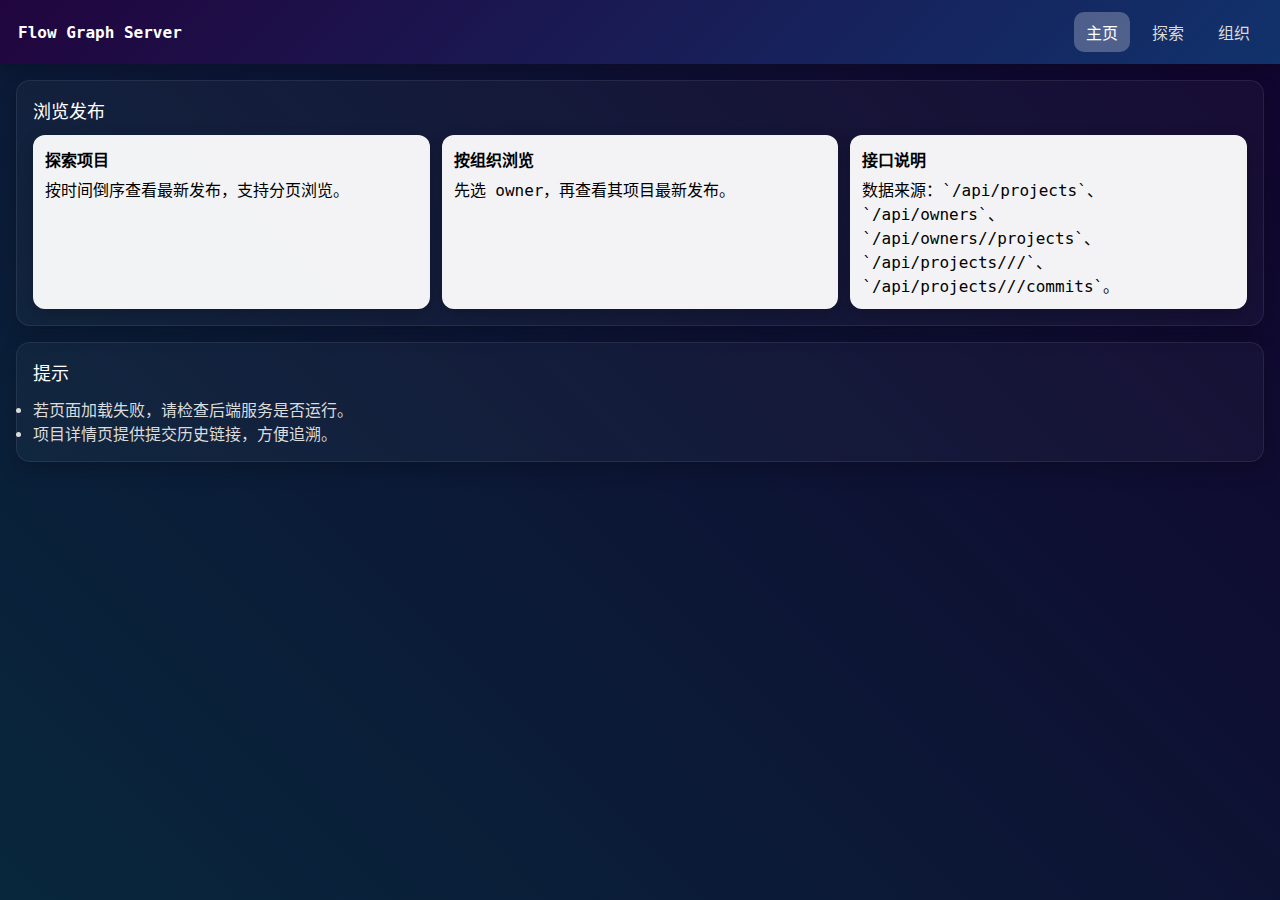
<file: static/ui/index.html>
<!DOCTYPE html>
<html lang="zh-CN">
<head>
  <meta charset="UTF-8">
  <meta name="viewport" content="width=device-width, initial-scale=1.0">
  <title>Flow Graph | 首页</title>
  <link rel="stylesheet" href="../style.css">
  <link rel="stylesheet" href="./style.css">
</head>
<body>
  <header class="topbar">
    <div class="brand">Flow Graph Server</div>
    <nav class="nav">
      <a class="nav-link active" data-target="home" href="/ui/index.html">主页</a>
      <a class="nav-link" data-target="explore" href="/ui/explore.html">探索</a>
      <a class="nav-link" data-target="owners" href="/ui/owners.html">组织</a>
    </nav>
  </header>
  <main class="main-shell">
    <section class="section">
      <div class="section-title">浏览发布</div>
      <div class="card-grid">
        <div class="card link-card" onclick="location.href='/ui/explore.html'">
          <div class="card-title">探索项目</div>
          <p>按时间倒序查看最新发布，支持分页浏览。</p>
        </div>
        <div class="card link-card" onclick="location.href='/ui/owners.html'">
          <div class="card-title">按组织浏览</div>
          <p>先选 owner，再查看其项目最新发布。</p>
        </div>
        <div class="card">
          <div class="card-title">接口说明</div>
          <p>数据来源：`/api/projects`、`/api/owners`、`/api/owners/<owner>/projects`、`/api/projects/<owner>/<projectname>/<githash>`、`/api/projects/<owner>/<projectname>/commits`。</p>
        </div>
      </div>
    </section>
    <section class="section">
      <div class="section-title">提示</div>
      <ul class="text">
        <li>若页面加载失败，请检查后端服务是否运行。</li>
        <li>项目详情页提供提交历史链接，方便追溯。</li>
      </ul>
    </section>
  </main>
  <script src="./common.js"></script>
  <script>FG.setNavActive('home');</script>
</body>
</html>
</file>
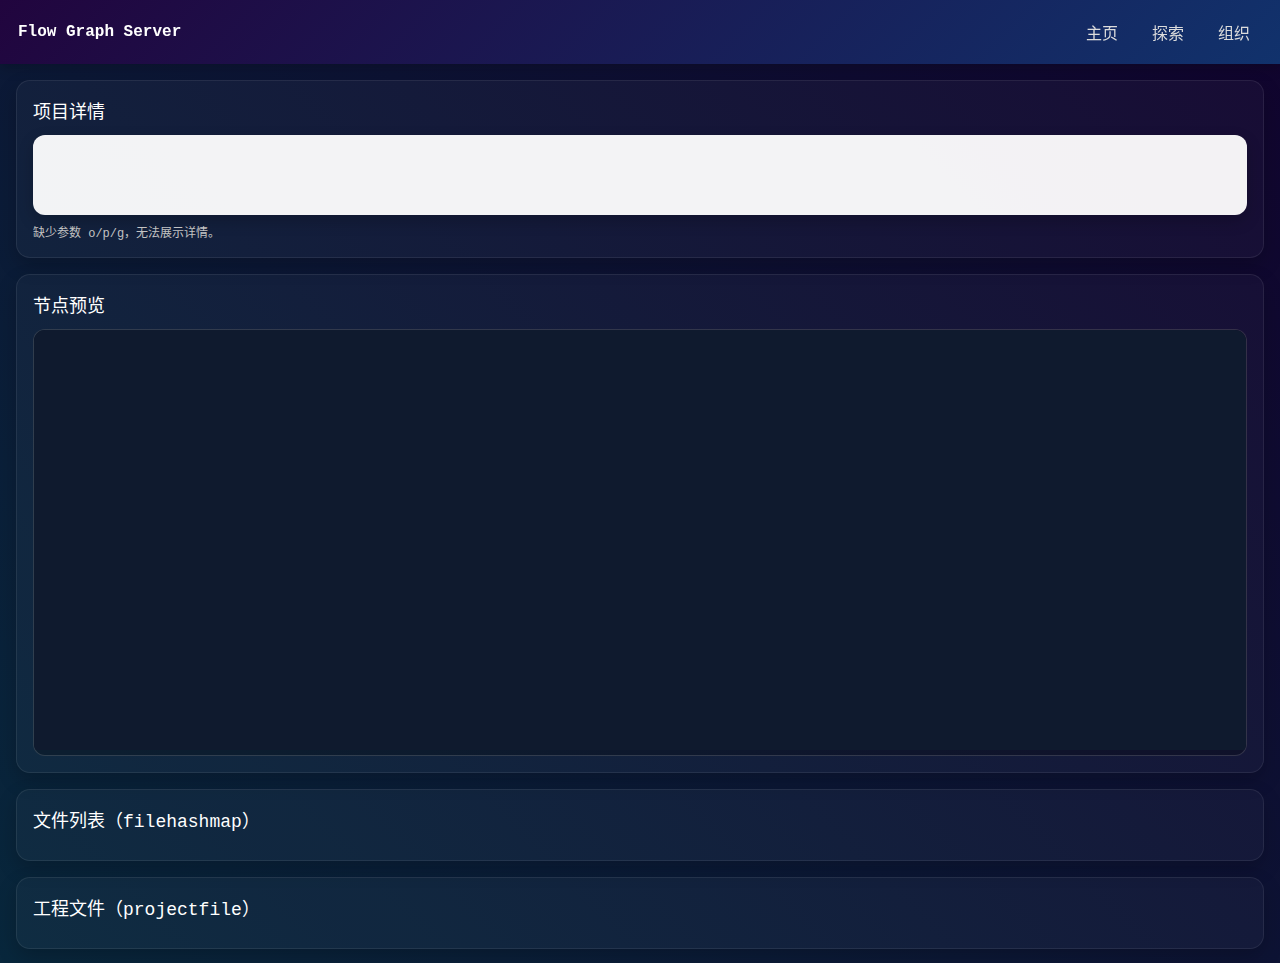
<file: static/ui/project.html>
<!DOCTYPE html>
<html lang="zh-CN">
<head>
  <meta charset="UTF-8">
  <meta name="viewport" content="width=device-width, initial-scale=1.0">
  <title>Flow Graph | 项目详情</title>
  <link rel="stylesheet" href="../style.css">
  <link rel="stylesheet" href="./style.css">
  <link rel="stylesheet" href="./project.css">
</head>
<body>
  <header class="topbar">
    <div class="brand">Flow Graph Server</div>
    <nav class="nav">
      <a class="nav-link" data-target="home" href="/ui/index.html">主页</a>
      <a class="nav-link" data-target="explore" href="/ui/explore.html">探索</a>
      <a class="nav-link" data-target="owners" href="/ui/owners.html">组织</a>
    </nav>
  </header>

  <main class="main-shell">
    <!-- 基本信息 -->
    <section class="section">
      <div class="section-title">项目详情</div>
      <div id="detailCard" class="card detail-card"></div>
      <div id="detailMsg" class="hint"></div>
    </section>

    <!-- 节点预览 iframe -->
    <section class="section">
      <div class="section-title">节点预览</div>
      <div class="iframe-box">
        <iframe id="preview" title="Flow Graph Preview" src="" loading="lazy"></iframe>
      </div>
    </section>

    <!-- filehashmap 文件列表 -->
    <section class="section">
      <div class="section-title">文件列表（filehashmap）</div>
      <div id="filehashSection"></div>
    </section>

    <!-- projectfile 展开/折叠 -->
    <section class="section">
      <div class="section-title">工程文件（projectfile）</div>
      <div id="projectfileSection"></div>
    </section>
  </main>

  <!-- 大段文本弹框 -->
  <div class="text-modal" id="textModal">
    <div class="text-modal-dialog">
      <div class="text-modal-header">
        <span class="text-modal-title" id="modalTitle"></span>
        <button class="text-modal-close" id="modalClose">&times;</button>
      </div>
      <div class="text-modal-body" id="modalBody"></div>
    </div>
  </div>

  <script src="./common.js"></script>
  <script src="./project-detail.js"></script>
  <script>
    ProjectDetail.init({
      owner: FG.qs('o'),
      project: FG.qs('p'),
      githash: FG.qs('g'),
      $detailCard: document.getElementById('detailCard'),
      $detailMsg: document.getElementById('detailMsg'),
      $preview: document.getElementById('preview'),
      $filehashSection: document.getElementById('filehashSection'),
      $projectfileSection: document.getElementById('projectfileSection'),
      $modal: document.getElementById('textModal'),
      $modalTitle: document.getElementById('modalTitle'),
      $modalBody: document.getElementById('modalBody'),
      $modalClose: document.getElementById('modalClose'),
    });
  </script>
</body>
</html>
</file>
<file: static/style.css>
* {
  margin: 0;
  padding: 0;
  box-sizing: border-box;
  font-family: Consolas, SimHei, monospace;
}

body {
  background: linear-gradient(45deg, #08273c 0%, #11042e 100%);
  color: #b9b9b9;
  min-height: 100vh;
}

.topbar {
  position: sticky;
  top: 0;
  z-index: 100;
  display: flex;
  align-items: center;
  justify-content: space-between;
  padding: 12px 18px;
  background: linear-gradient(135deg, #21053e 0%, #11326c 100%);
  box-shadow: 0 4px 12px rgba(0, 0, 0, 0.2);
}

.brand {
  font-weight: 700;
  color: #fff;
}

.nav {
  display: flex;
  gap: 10px;
}

.nav-link {
  color: #dcdcdc;
  text-decoration: none;
  padding: 8px 12px;
  border-radius: 10px;
  transition: all 0.2s ease;
}

.nav-link:hover {
  background: rgba(255, 255, 255, 0.15);
}

.nav-link.active {
  background: rgba(255, 255, 255, 0.25);
  color: #fff;
}

.page {
  padding: 16px;
  display: flex;
  flex-direction: column;
  gap: 24px;
}

.section {
  background: rgba(255, 255, 255, 0.03);
  border: 1px solid rgba(255, 255, 255, 0.08);
  border-radius: 14px;
  padding: 16px;
  box-shadow: 0 8px 20px rgba(0, 0, 0, 0.2);
}

.section-title {
  font-size: 18px;
  color: #fff;
  margin-bottom: 12px;
}

.section-subtitle {
  margin-top: 12px;
  margin-bottom: 8px;
  color: #dcdcdc;
  font-size: 14px;
}

.card-grid {
  display: grid;
  grid-template-columns: repeat(auto-fit, minmax(240px, 1fr));
  gap: 12px;
}

.card {
  background: rgba(255, 255, 255, 0.95);
  color: #000;
  border-radius: 12px;
  padding: 12px;
  box-shadow: 0 6px 16px rgba(0, 0, 0, 0.2);
  transition: transform 0.2s ease, box-shadow 0.2s ease;
}

.card:hover {
  transform: translateY(-3px);
  box-shadow: 0 10px 24px rgba(0, 0, 0, 0.28);
}

.card-title {
  font-weight: 700;
  margin-bottom: 6px;
}

.text {
  color: #dcdcdc;
}

.text.small {
  font-size: 12px;
}

.toolbar-row {
  display: flex;
  align-items: center;
  gap: 8px;
  margin-bottom: 10px;
}

.spacer { flex: 1; }

.btn {
  border: none;
  background: rgba(255, 255, 255, 0.2);
  color: #fff;
  padding: 8px 12px;
  border-radius: 10px;
  cursor: pointer;
  transition: all 0.2s ease;
}

.btn:hover {
  background: rgba(255, 255, 255, 0.3);
  transform: translateY(-1px);
}

.hint {
  margin-top: 8px;
  color: #c3c3c3;
  font-size: 12px;
}

.tag-list {
  display: flex;
  flex-wrap: wrap;
  gap: 8px;
  margin-bottom: 10px;
}

.tag {
  padding: 8px 10px;
  background: rgba(255, 255, 255, 0.2);
  border-radius: 10px;
  color: #fff;
  cursor: pointer;
  transition: all 0.2s ease;
}

.tag:hover {
  background: rgba(255, 255, 255, 0.3);
}

.tag.active {
  background: rgba(255, 255, 255, 0.45);
  color: #fff;
}

.detail-card {
  min-height: 80px;
}

.detail-row {
  margin-bottom: 6px;
  font-size: 14px;
}

.detail-key {
  font-weight: 700;
  margin-right: 4px;
}

.link {
  color: #0a7bdc;
  text-decoration: none;
}

.link:hover { text-decoration: underline; }

.iframe-box {
  margin-top: 8px;
  border: 1px solid rgba(255, 255, 255, 0.15);
  border-radius: 12px;
  overflow: hidden;
  background: rgba(0, 0, 0, 0.25);
}

iframe {
  width: 100%;
  height: 420px;
  border: none;
  background: #0f1a2e;
}

@media (max-width: 640px) {
  .topbar { flex-direction: column; align-items: flex-start; gap: 8px; }
  .nav { width: 100%; justify-content: flex-start; flex-wrap: wrap; }
}
</file>
<file: static/ui/style.css>
@import url('../style.css');

.main-shell {
  padding: 16px;
  display: flex;
  flex-direction: column;
  gap: 16px;
}

.header-row {
  display: flex;
  align-items: center;
  gap: 8px;
  flex-wrap: wrap;
}

.input {
  padding: 8px 10px;
  border-radius: 10px;
  border: 1px solid rgba(255, 255, 255, 0.2);
  background: rgba(255, 255, 255, 0.08);
  color: #fff;
  min-width: 160px;
}

.form-inline {
  display: flex;
  gap: 8px;
  flex-wrap: wrap;
  align-items: center;
}

.card.link-card { cursor: pointer; }
.card.link-card:hover { transform: translateY(-3px); }

.btn.disabled {
  opacity: 0.4;
  cursor: not-allowed;
  transform: none;
}

.list-compact {
  display: grid;
  grid-template-columns: repeat(auto-fit, minmax(200px, 1fr));
  gap: 8px;
}
</file>
<file: static/ui/project.css>
/* project.html 专用样式 */

/* ─── filehashmap 表格 ─── */
.fhm-table {
  width: 100%;
  border-collapse: collapse;
  font-size: 13px;
}

.fhm-table thead {
  background: rgba(255, 255, 255, 0.08);
}

.fhm-table th,
.fhm-table td {
  padding: 6px 10px;
  text-align: left;
  border-bottom: 1px solid rgba(255, 255, 255, 0.08);
  color: #dcdcdc;
}

.fhm-table th {
  color: #fff;
  font-weight: 700;
}

.fhm-path {
  max-width: 340px;
  overflow: hidden;
  text-overflow: ellipsis;
  white-space: nowrap;
}

.fhm-hash {
  font-family: Consolas, monospace;
  color: #9cdcfe;
}

.fhm-ops {
  white-space: nowrap;
  display: flex;
  gap: 8px;
  align-items: center;
}

.btn-sm {
  padding: 3px 8px;
  font-size: 12px;
  border-radius: 6px;
}

/* ─── projectfile 展开/折叠树 ─── */
.pf-tree {
  display: flex;
  flex-direction: column;
  gap: 6px;
}

.pf-node {
  border: 1px solid rgba(255, 255, 255, 0.1);
  border-radius: 8px;
  overflow: hidden;
}

.pf-header {
  display: flex;
  align-items: center;
  gap: 8px;
  padding: 8px 12px;
  cursor: pointer;
  background: rgba(255, 255, 255, 0.04);
  transition: background 0.15s;
}

.pf-header:hover {
  background: rgba(255, 255, 255, 0.1);
}

.pf-arrow {
  font-size: 10px;
  color: #9cdcfe;
  min-width: 12px;
}

.pf-key {
  font-weight: 700;
  color: #ce9178;
}

.pf-preview {
  flex: 1;
  overflow: hidden;
  text-overflow: ellipsis;
  white-space: nowrap;
  font-size: 12px;
  color: #888;
}

.pf-body {
  padding: 8px 12px;
  background: rgba(0, 0, 0, 0.2);
}

.pf-json {
  max-height: 260px;
  overflow: auto;
  font-size: 12px;
  line-height: 1.5;
  color: #d4d4d4;
  white-space: pre-wrap;
  word-break: break-all;
}

.pf-expand-btn {
  margin-top: 6px;
}

/* ─── 大段文本弹框 ─── */
.text-modal {
  display: none;
  position: fixed;
  inset: 0;
  z-index: 1000;
  background: rgba(0, 0, 0, 0.6);
  align-items: center;
  justify-content: center;
}

.text-modal.show {
  display: flex;
}

.text-modal-dialog {
  background: #1e1e2e;
  border: 1px solid rgba(255, 255, 255, 0.15);
  border-radius: 14px;
  width: 90%;
  max-width: 860px;
  max-height: 85vh;
  display: flex;
  flex-direction: column;
  box-shadow: 0 12px 40px rgba(0, 0, 0, 0.5);
}

.text-modal-header {
  display: flex;
  align-items: center;
  justify-content: space-between;
  padding: 12px 16px;
  border-bottom: 1px solid rgba(255, 255, 255, 0.1);
}

.text-modal-title {
  font-weight: 700;
  color: #fff;
  font-size: 15px;
  overflow: hidden;
  text-overflow: ellipsis;
  white-space: nowrap;
}

.text-modal-close {
  background: none;
  border: none;
  color: #b9b9b9;
  font-size: 22px;
  cursor: pointer;
  padding: 0 4px;
  line-height: 1;
}

.text-modal-close:hover {
  color: #fff;
}

.text-modal-body {
  padding: 16px;
  overflow: auto;
  flex: 1;
}

.modal-pre {
  font-size: 12px;
  line-height: 1.6;
  color: #d4d4d4;
  white-space: pre-wrap;
  word-break: break-all;
  margin: 0;
}
</file>
